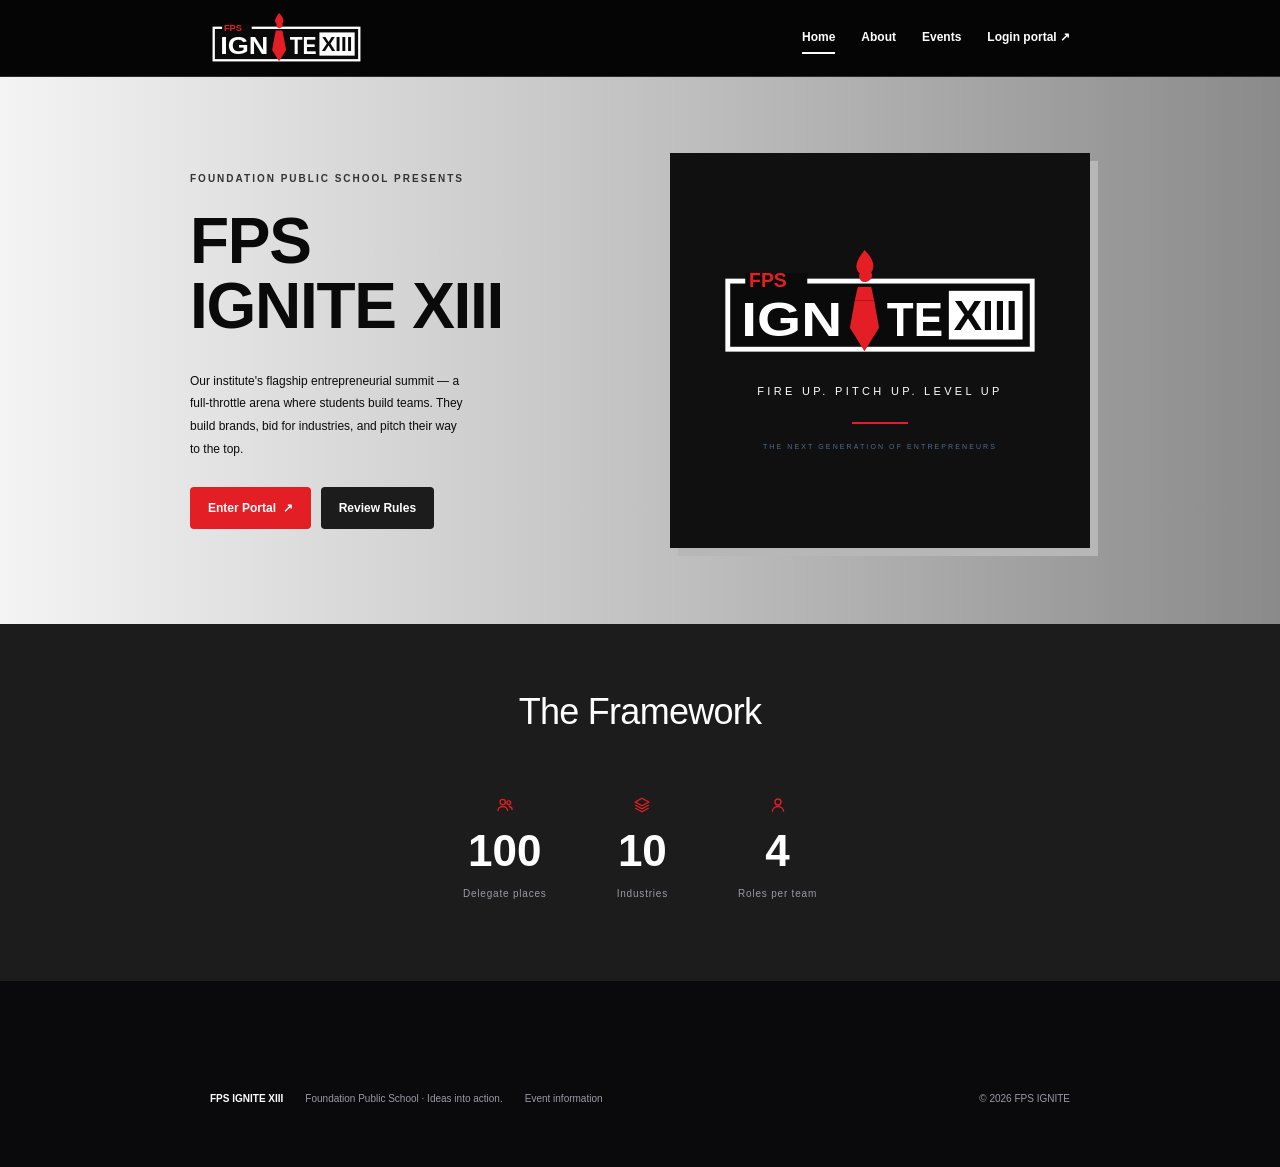
<file: ignite-site1/index.html>
<!doctype html>
<html lang="en">
<head>
<meta charset="utf-8">
<meta name="viewport" content="width=device-width,initial-scale=1">
<title>FPS IGNITE XIII</title>
<link rel="icon" href="logo.svg">
<link rel="stylesheet" href="style.css">
</head>
<body data-page="home">
<div id="app-header"></div>
<main>
  <section class="hero">
    <div class="container">
      <div>
        <div class="eyebrow">Foundation Public School presents</div>
        <h1>FPS<br>IGNITE XIII</h1>
        <p>Our institute's flagship entrepreneurial summit &mdash; a full-throttle arena where students build teams. They build brands, bid for industries, and pitch their way to the top.</p>
        <div class="btns">
          <a class="btn" href="login.html">Enter Portal &nbsp;&#8599;</a>
          <a class="btn dark" href="about.html#rules">Review Rules</a>
        </div>
      </div>
      <div class="poster">
        <img src="logo.svg" alt="FPS IGNITE XIII">
        <div class="tag">FIRE UP. PITCH UP. LEVEL UP</div>
        <div class="bar"></div>
        <div class="sub">The next generation of entrepreneurs</div>
      </div>
    </div>
  </section>
  <section class="framework">
    <h2>The Framework</h2>
    <div class="stats">
      <div class="stat">
        <svg viewBox="0 0 24 24"><circle cx="9" cy="8" r="3.5"/><path d="M2.5 20c0-3.6 2.9-6 6.5-6s6.5 2.4 6.5 6"/><circle cx="17" cy="9" r="2.5"/><path d="M17 14c2.8 0 4.5 1.9 4.5 4.5"/></svg>
        <div class="n">100</div><div class="t">Delegate places</div>
      </div>
      <div class="stat">
        <svg viewBox="0 0 24 24"><path d="M12 3l9 5-9 5-9-5 9-5z"/><path d="M3 12l9 5 9-5"/><path d="M3 16l9 5 9-5"/></svg>
        <div class="n">10</div><div class="t">Industries</div>
      </div>
      <div class="stat">
        <svg viewBox="0 0 24 24"><circle cx="12" cy="8" r="4"/><path d="M4.5 21c0-4.4 3.4-7 7.5-7s7.5 2.6 7.5 7"/></svg>
        <div class="n">4</div><div class="t">Roles per team</div>
      </div>
    </div>
  </section>
</main>
<div id="app-footer"></div>
<script src="app.js"></script>
</body>
</html>
</file>
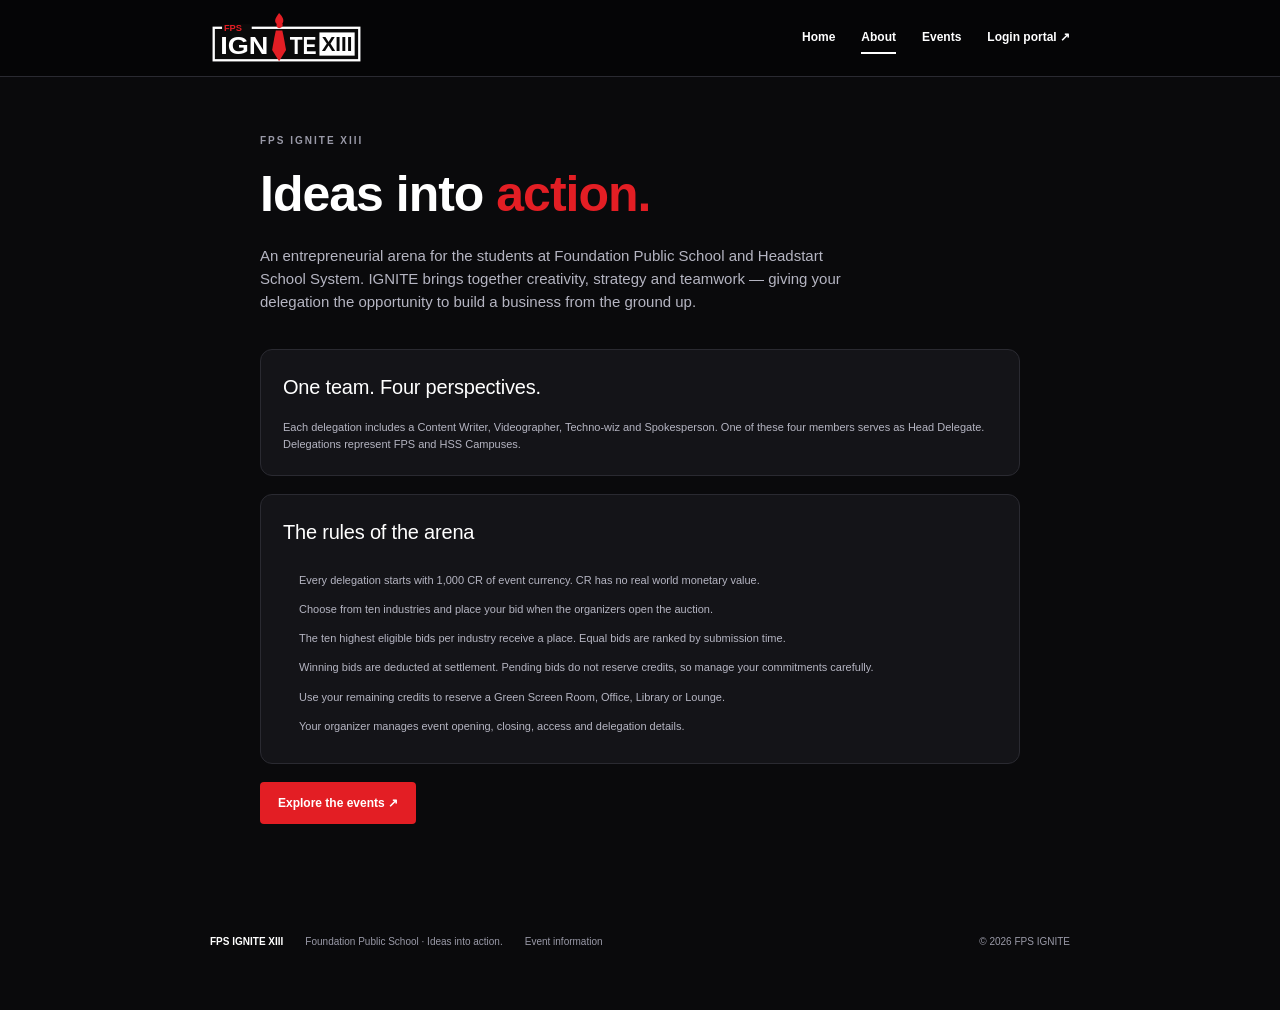
<file: ignite-site1/about.html>
<!doctype html>
<html lang="en">
<head>
<meta charset="utf-8">
<meta name="viewport" content="width=device-width,initial-scale=1">
<title>About | FPS IGNITE XIII</title>
<link rel="icon" href="logo.svg">
<link rel="stylesheet" href="style.css">
</head>
<body data-page="about">
<div id="app-header"></div>
<main>
  <div class="narrow" style="padding-top:56px">
    <div class="eyebrow">FPS IGNITE XIII</div>
    <h1 class="title">Ideas into <span class="red">action.</span></h1>
    <p class="lead" style="margin-bottom:36px">An entrepreneurial arena for the students at Foundation Public School and Headstart School System. IGNITE brings together creativity, strategy and teamwork &mdash; giving your delegation the opportunity to build a business from the ground up.</p>

    <div class="card">
      <h2 style="margin-bottom:16px">One team. Four perspectives.</h2>
      <p style="font-size:11px;color:#b5b5c2">Each delegation includes a Content Writer, Videographer, Techno-wiz and Spokesperson. One of these four members serves as Head Delegate. Delegations represent FPS and HSS Campuses.</p>
    </div>

    <div class="card" id="rules">
      <h2>The rules of the arena</h2>
      <ul class="rules">
        <li>Every delegation starts with 1,000 CR of event currency. CR has no real world monetary value.</li>
        <li>Choose from ten industries and place your bid when the organizers open the auction.</li>
        <li>The ten highest eligible bids per industry receive a place. Equal bids are ranked by submission time.</li>
        <li>Winning bids are deducted at settlement. Pending bids do not reserve credits, so manage your commitments carefully.</li>
        <li>Use your remaining credits to reserve a Green Screen Room, Office, Library or Lounge.</li>
        <li>Your organizer manages event opening, closing, access and delegation details.</li>
      </ul>
    </div>
    <a class="btn" href="events.html">Explore the events &#8599;</a>
  </div>
</main>
<div id="app-footer"></div>
<script src="app.js"></script>
</body>
</html>
</file>
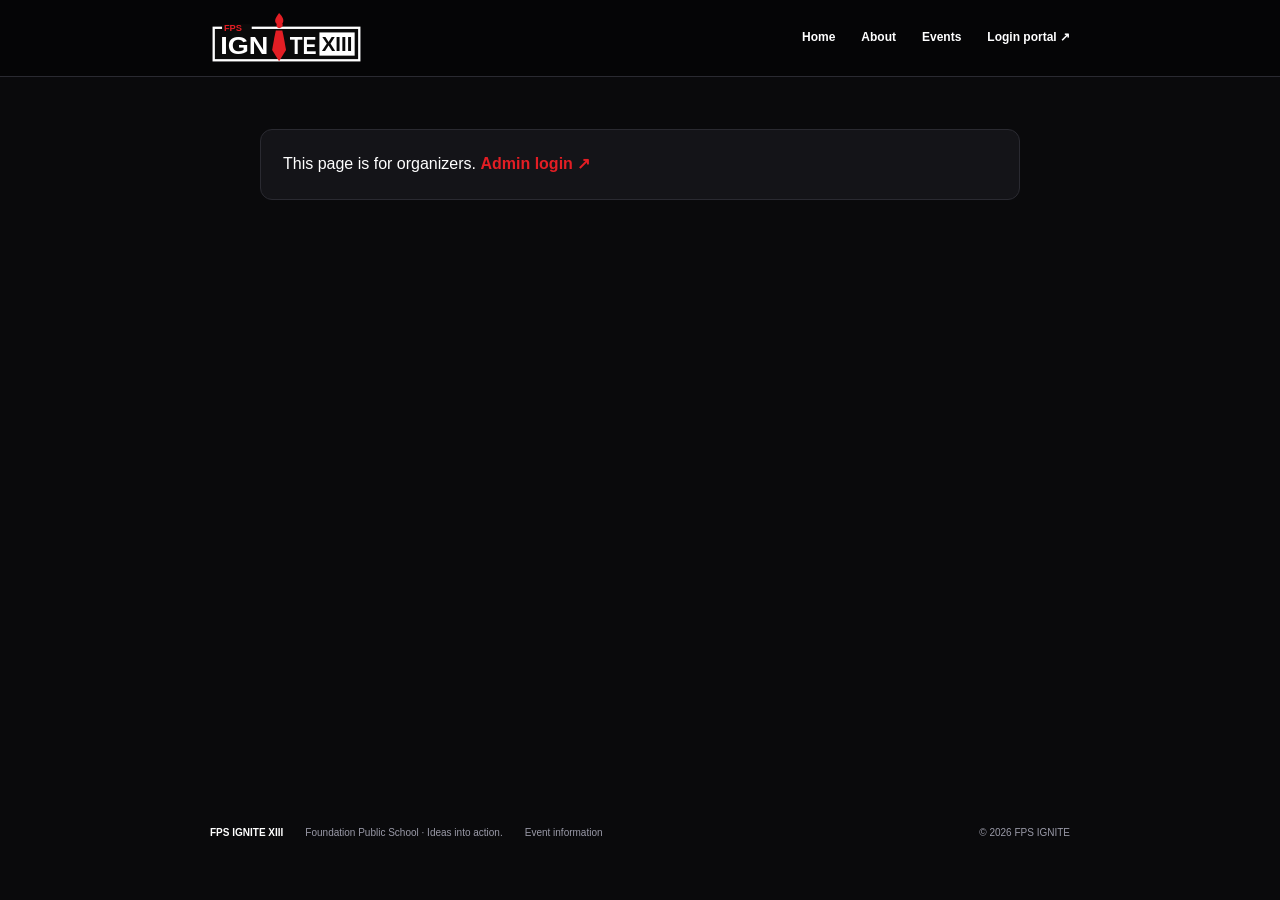
<file: ignite-site1/admin.html>
<!doctype html>
<html lang="en">
<head>
<meta charset="utf-8">
<meta name="viewport" content="width=device-width,initial-scale=1">
<title>Admin | FPS IGNITE XIII</title>
<link rel="icon" href="logo.svg">
<link rel="stylesheet" href="style.css">
</head>
<body data-page="admin">
<div id="app-header"></div>
<main><div class="narrow" style="padding-top:52px" id="content"></div></main>
<div id="app-footer"></div>
<script src="app.js"></script>
</body>
</html>
</file>
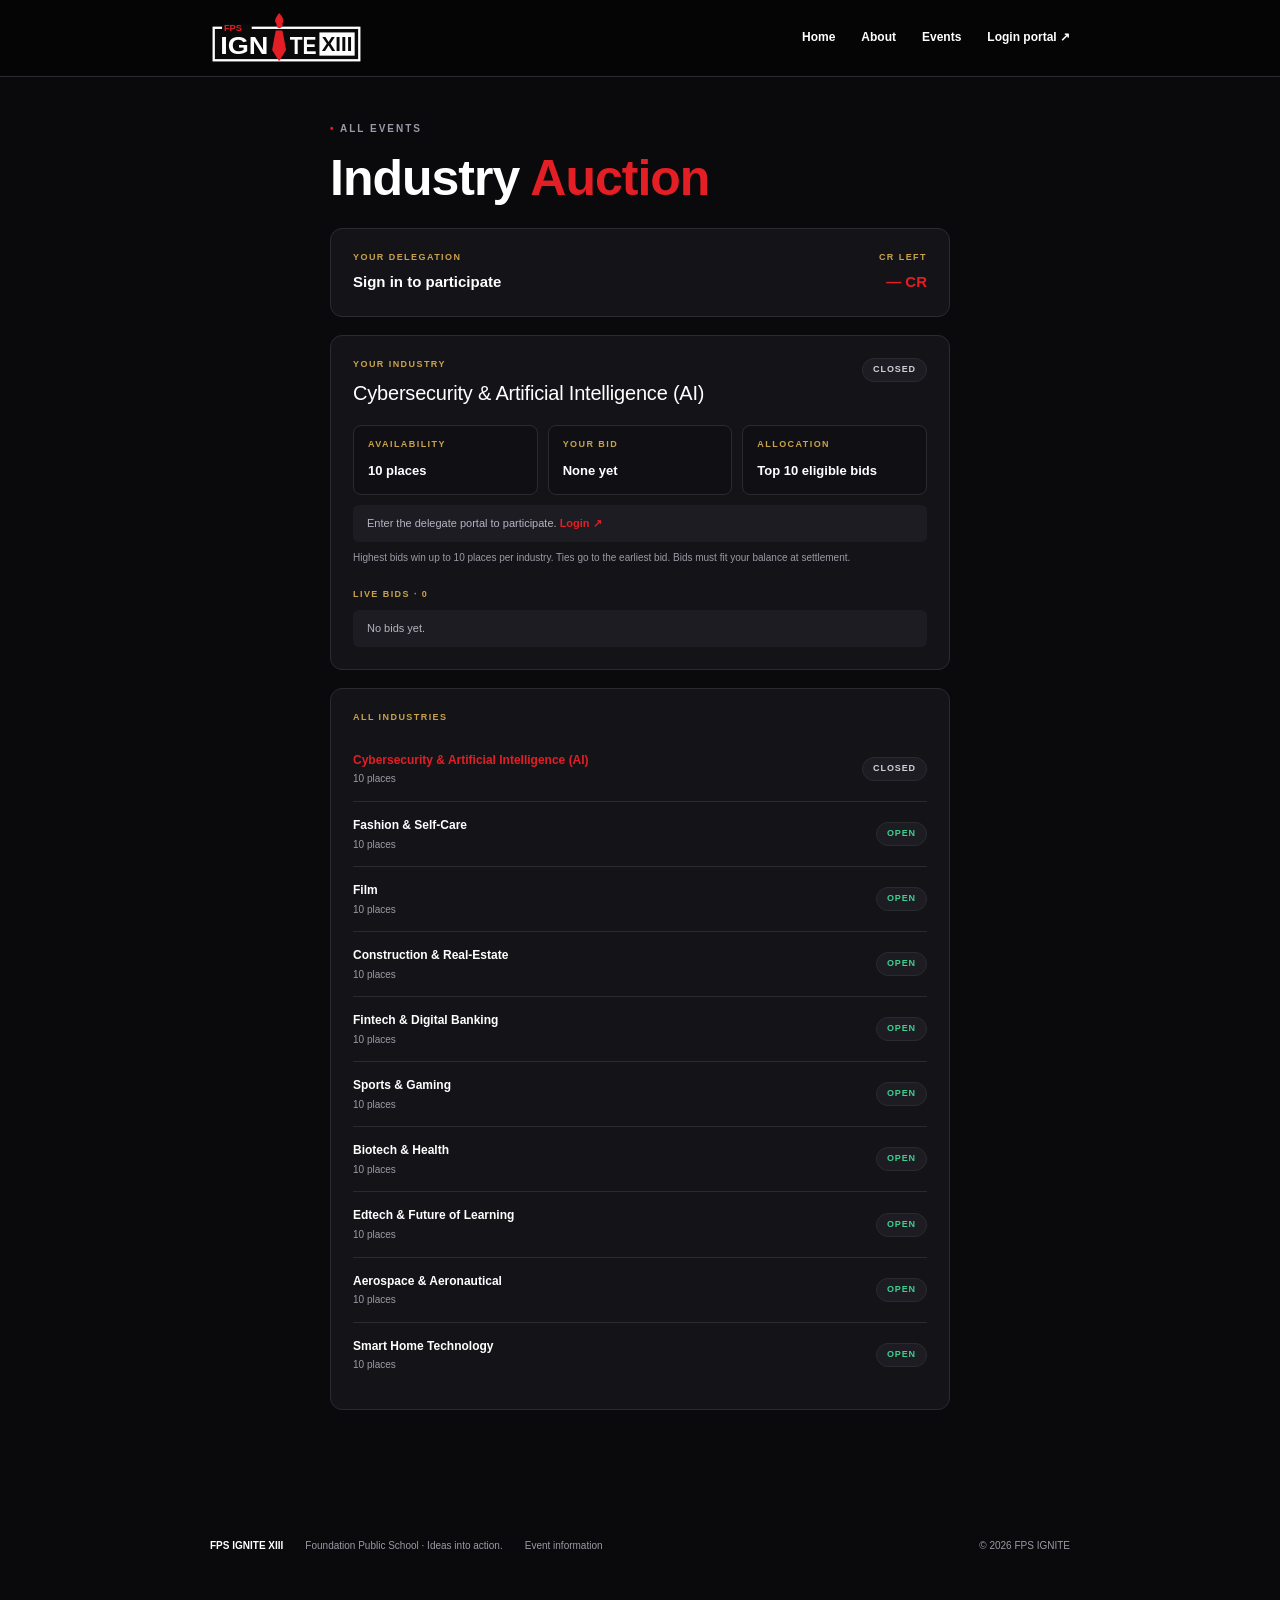
<file: ignite-site1/auction.html>
<!doctype html>
<html lang="en">
<head>
<meta charset="utf-8">
<meta name="viewport" content="width=device-width,initial-scale=1">
<title>Industry Auction | FPS IGNITE XIII</title>
<link rel="icon" href="logo.svg">
<link rel="stylesheet" href="style.css">
</head>
<body data-page="auction">
<div id="app-header"></div>
<main><div class="narrow" style="padding-top:44px;max-width:620px" id="content"></div></main>
<div id="app-footer"></div>
<script src="app.js"></script>
</body>
</html>
</file>
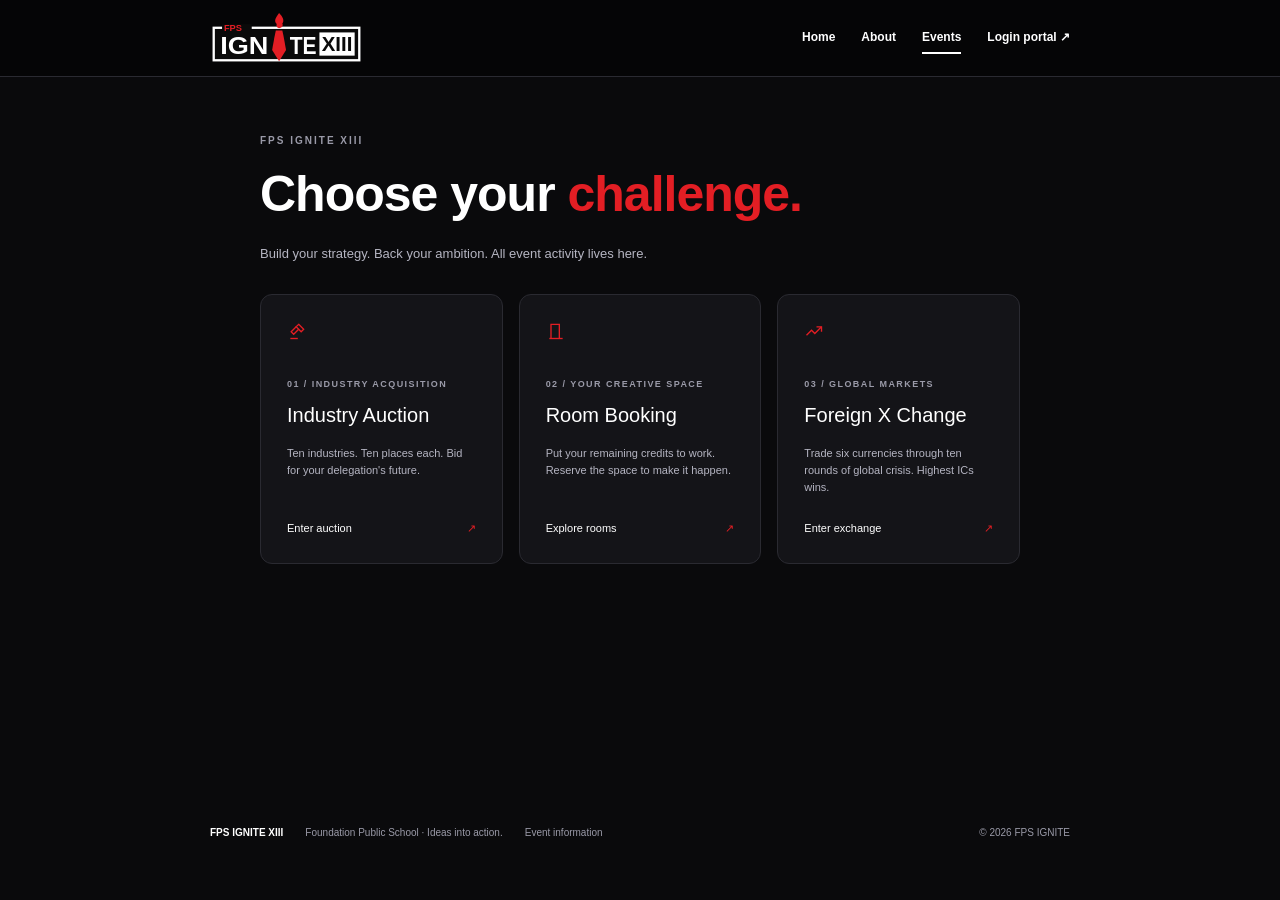
<file: ignite-site1/events.html>
<!doctype html>
<html lang="en">
<head>
<meta charset="utf-8">
<meta name="viewport" content="width=device-width,initial-scale=1">
<title>Events | FPS IGNITE XIII</title>
<link rel="icon" href="logo.svg">
<link rel="stylesheet" href="style.css">
</head>
<body data-page="events">
<div id="app-header"></div>
<main>
  <div class="narrow" style="padding-top:56px">
    <div class="eyebrow">FPS IGNITE XIII</div>
    <h1 class="title">Choose your <span class="red">challenge.</span></h1>
    <p class="lead" style="font-size:13px">Build your strategy. Back your ambition. All event activity lives here.</p>
    <div class="cards2">
      <a class="ecard" href="auction.html">
        <svg viewBox="0 0 24 24"><path d="M14 4l6 6-3 3-6-6 3-3z"/><path d="M11 7l-6 6 3 3 6-6"/><path d="M4 21h9"/></svg>
        <div class="label">01 / Industry acquisition</div>
        <h3>Industry Auction</h3>
        <p>Ten industries. Ten places each. Bid for your delegation's future.</p>
        <div class="go">Enter auction <span>&#8599;</span></div>
      </a>
      <a class="ecard" href="rooms.html">
        <svg viewBox="0 0 24 24"><path d="M6 21V4h10v17"/><path d="M4 21h16"/><path d="M13 12v.01"/></svg>
        <div class="label">02 / Your creative space</div>
        <h3>Room Booking</h3>
        <p>Put your remaining credits to work. Reserve the space to make it happen.</p>
        <div class="go">Explore rooms <span>&#8599;</span></div>
      </a>
      <a class="ecard" href="forex.html">
        <svg viewBox="0 0 24 24"><path d="M3 17l6-6 4 4 8-8"/><path d="M15 7h6v6"/></svg>
        <div class="label">03 / Global markets</div>
        <h3>Foreign X Change</h3>
        <p>Trade six currencies through ten rounds of global crisis. Highest ICs wins.</p>
        <div class="go">Enter exchange <span>&#8599;</span></div>
      </a>
    </div>
  </div>
</main>
<div id="app-footer"></div>
<script src="app.js"></script>
</body>
</html>
</file>
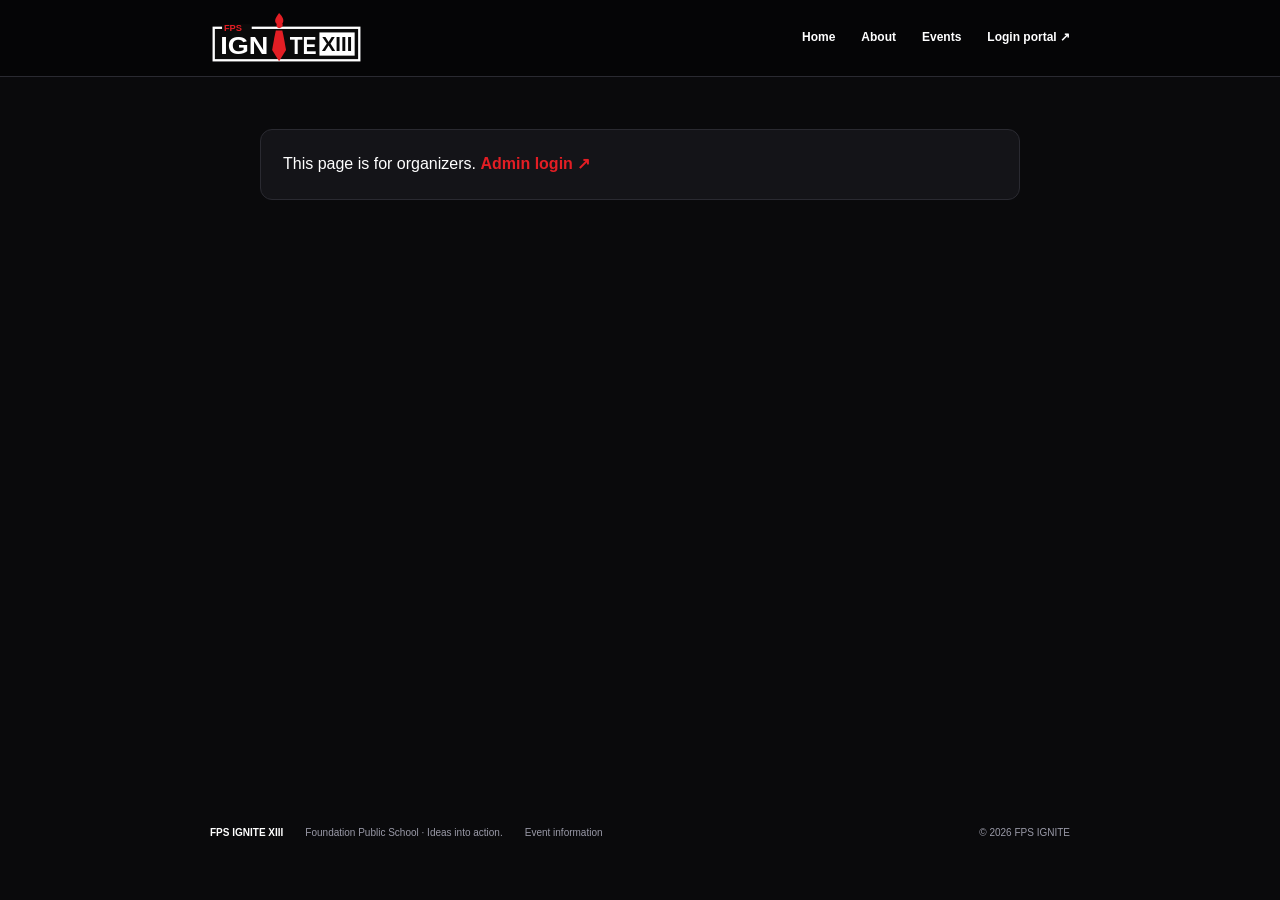
<file: ignite-site1/forex-admin.html>
<!doctype html>
<html lang="en">
<head>
<meta charset="utf-8">
<meta name="viewport" content="width=device-width,initial-scale=1">
<title>Forex Controls | FPS IGNITE XIII</title>
<link rel="icon" href="logo.svg">
<link rel="stylesheet" href="style.css">
</head>
<body data-page="forex-admin">
<div id="app-header"></div>
<main><div class="narrow" style="padding-top:52px" id="content"></div></main>
<div id="app-footer"></div>
<script src="app.js"></script>
<script src="forex.js"></script>
</body>
</html>
</file>
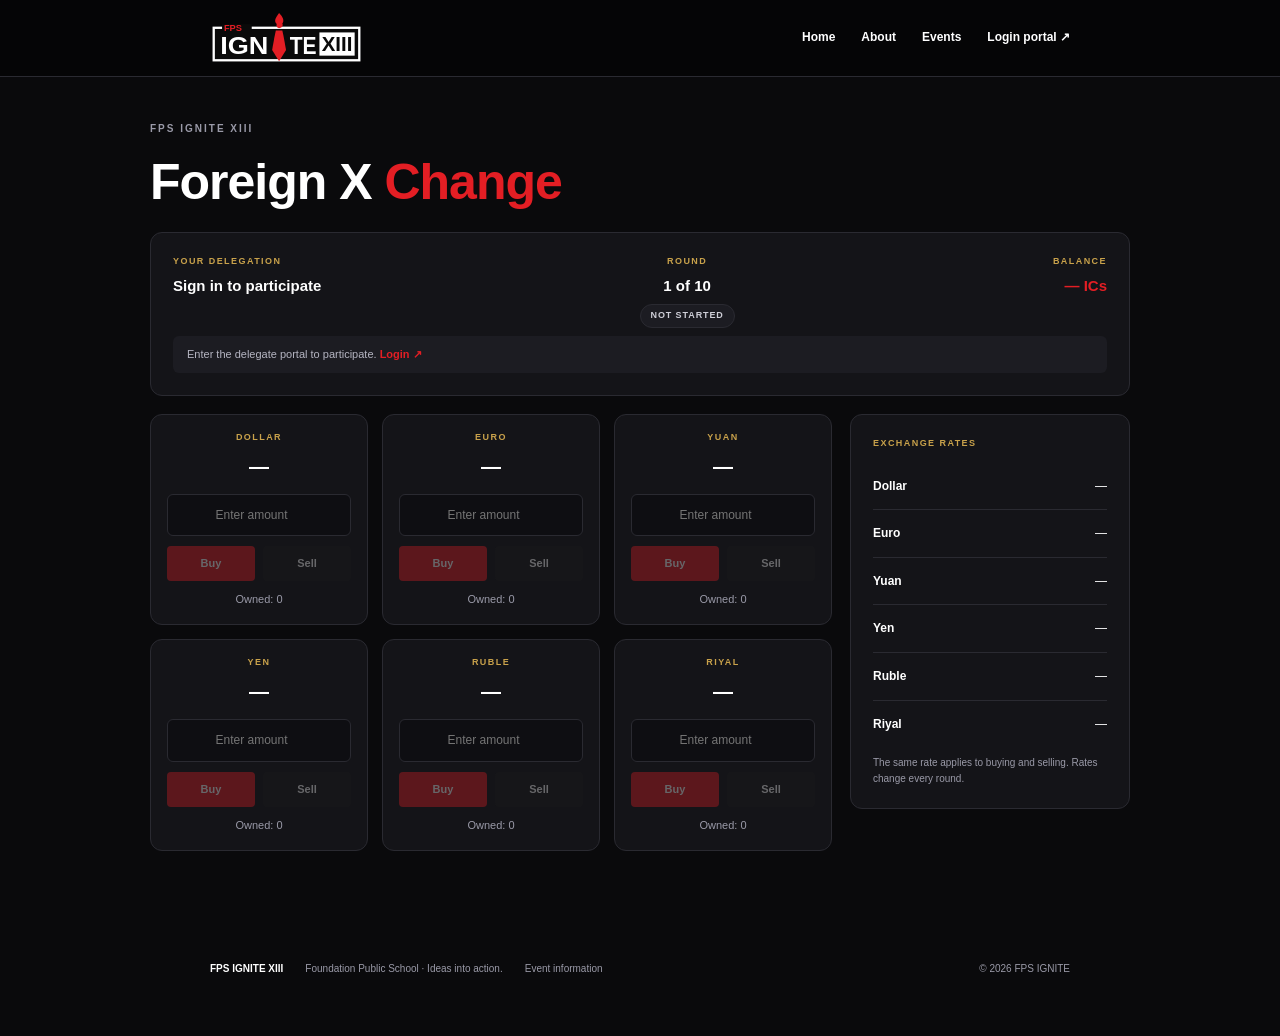
<file: ignite-site1/forex.html>
<!doctype html>
<html lang="en">
<head>
<meta charset="utf-8">
<meta name="viewport" content="width=device-width,initial-scale=1">
<title>Foreign X Change | FPS IGNITE XIII</title>
<link rel="icon" href="logo.svg">
<link rel="stylesheet" href="style.css">
</head>
<body data-page="forex">
<div id="app-header"></div>
<main><div class="narrow" style="padding-top:44px;width:min(980px,92%)" id="content"></div></main>
<div id="app-footer"></div>
<script src="app.js"></script>
<script src="forex.js"></script>
</body>
</html>
</file>
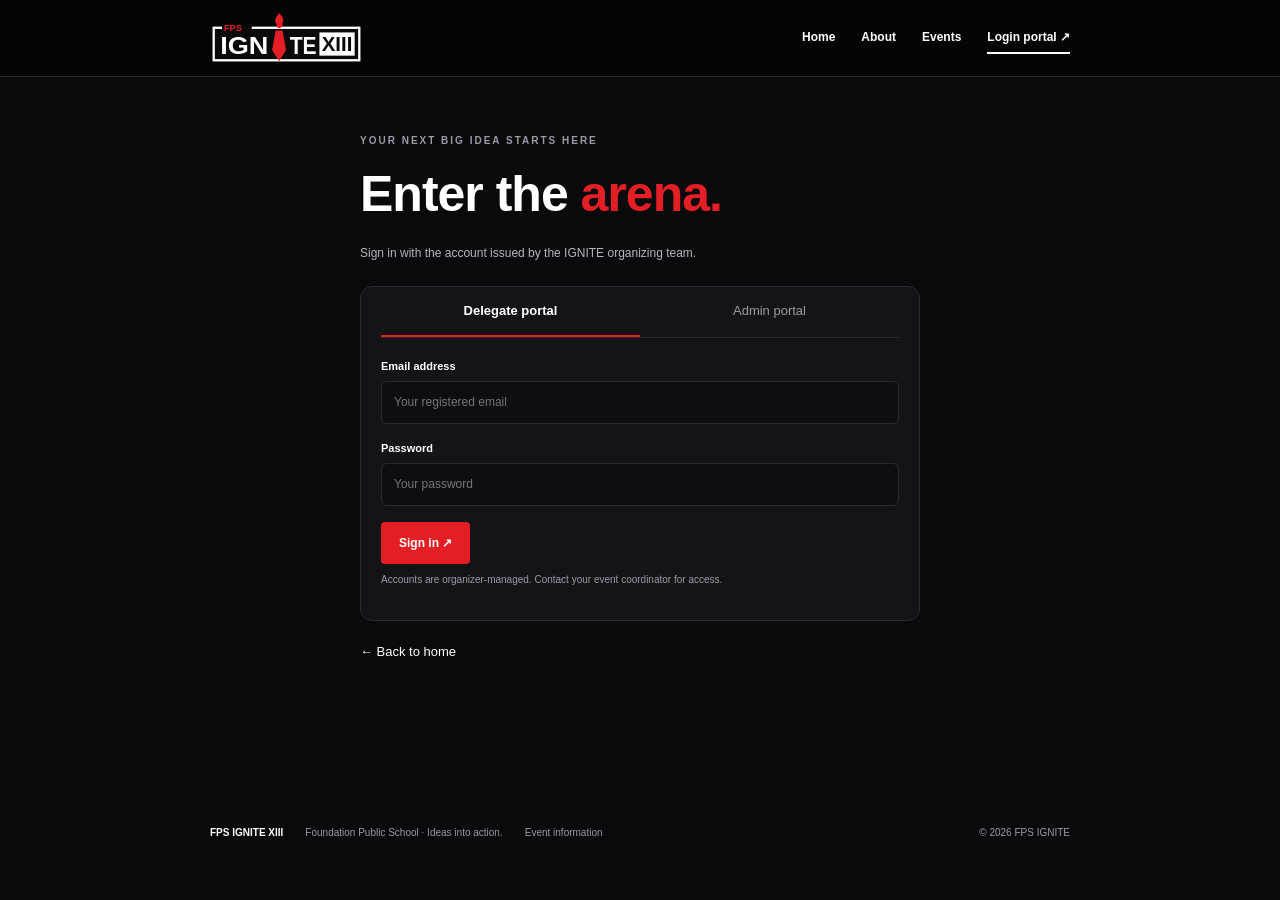
<file: ignite-site1/login.html>
<!doctype html>
<html lang="en">
<head>
<meta charset="utf-8">
<meta name="viewport" content="width=device-width,initial-scale=1">
<title>Login | FPS IGNITE XIII</title>
<link rel="icon" href="logo.svg">
<link rel="stylesheet" href="style.css">
</head>
<body data-page="login">
<div id="app-header"></div>
<main>
  <div class="narrow" style="padding-top:56px;max-width:560px">
    <div class="eyebrow">Your next big idea starts here</div>
    <h1 class="title">Enter the <span class="red">arena.</span></h1>
    <p class="lead" style="font-size:12px;margin-bottom:24px">Sign in with the account issued by the IGNITE organizing team.</p>
    <div class="card" style="padding:0 20px 22px">
      <div class="tabs">
        <button type="button" class="on" data-role="delegate">Delegate portal</button>
        <button type="button" data-role="admin">Admin portal</button>
      </div>
      <form id="loginform">
        <div class="field"><label for="email">Email address</label><input id="email" type="email" placeholder="Your registered email" required autocomplete="username"></div>
        <div class="field"><label for="password">Password</label><input id="password" type="password" placeholder="Your password" required autocomplete="current-password"></div>
        <button class="btn" type="submit">Sign in &#8599;</button>
        <div class="help">Accounts are organizer-managed. Contact your event coordinator for access.</div>
        <div class="msg" id="err"></div>
      </form>
    </div>
    <a href="index.html" style="font-size:13px">&larr; Back to home</a>
  </div>
</main>
<div id="app-footer"></div>
<script src="app.js"></script>
</body>
</html>
</file>
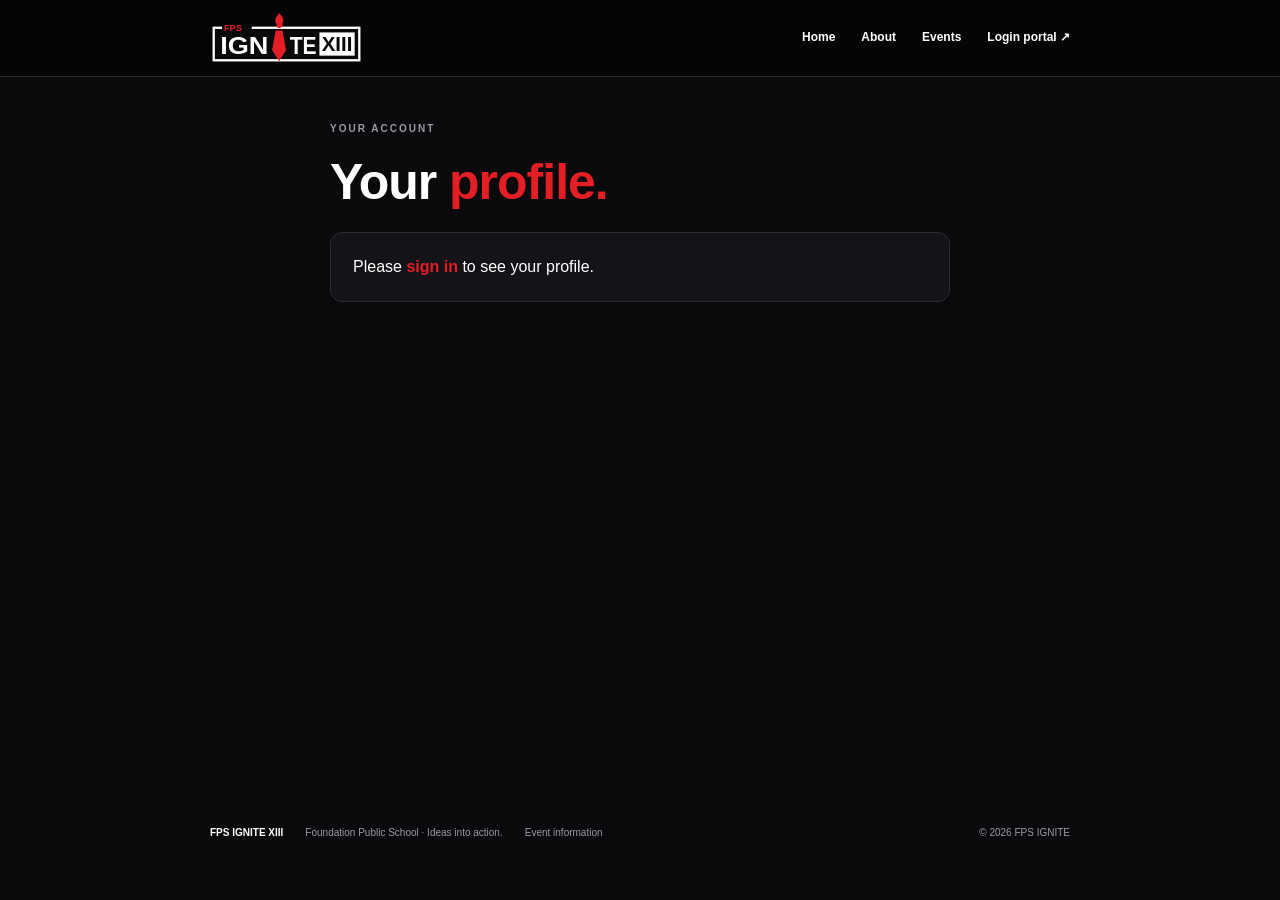
<file: ignite-site1/profile.html>
<!doctype html>
<html lang="en">
<head>
<meta charset="utf-8">
<meta name="viewport" content="width=device-width,initial-scale=1">
<title>Profile | FPS IGNITE XIII</title>
<link rel="icon" href="logo.svg">
<link rel="stylesheet" href="style.css">
</head>
<body data-page="profile">
<div id="app-header"></div>
<main><div class="narrow" style="padding-top:44px;max-width:620px"><div class="eyebrow">Your account</div><h1 class="title">Your <span class="red">profile.</span></h1><div id="content"></div></div></main>
<div id="app-footer"></div>
<script src="app.js"></script>
</body>
</html>
</file>
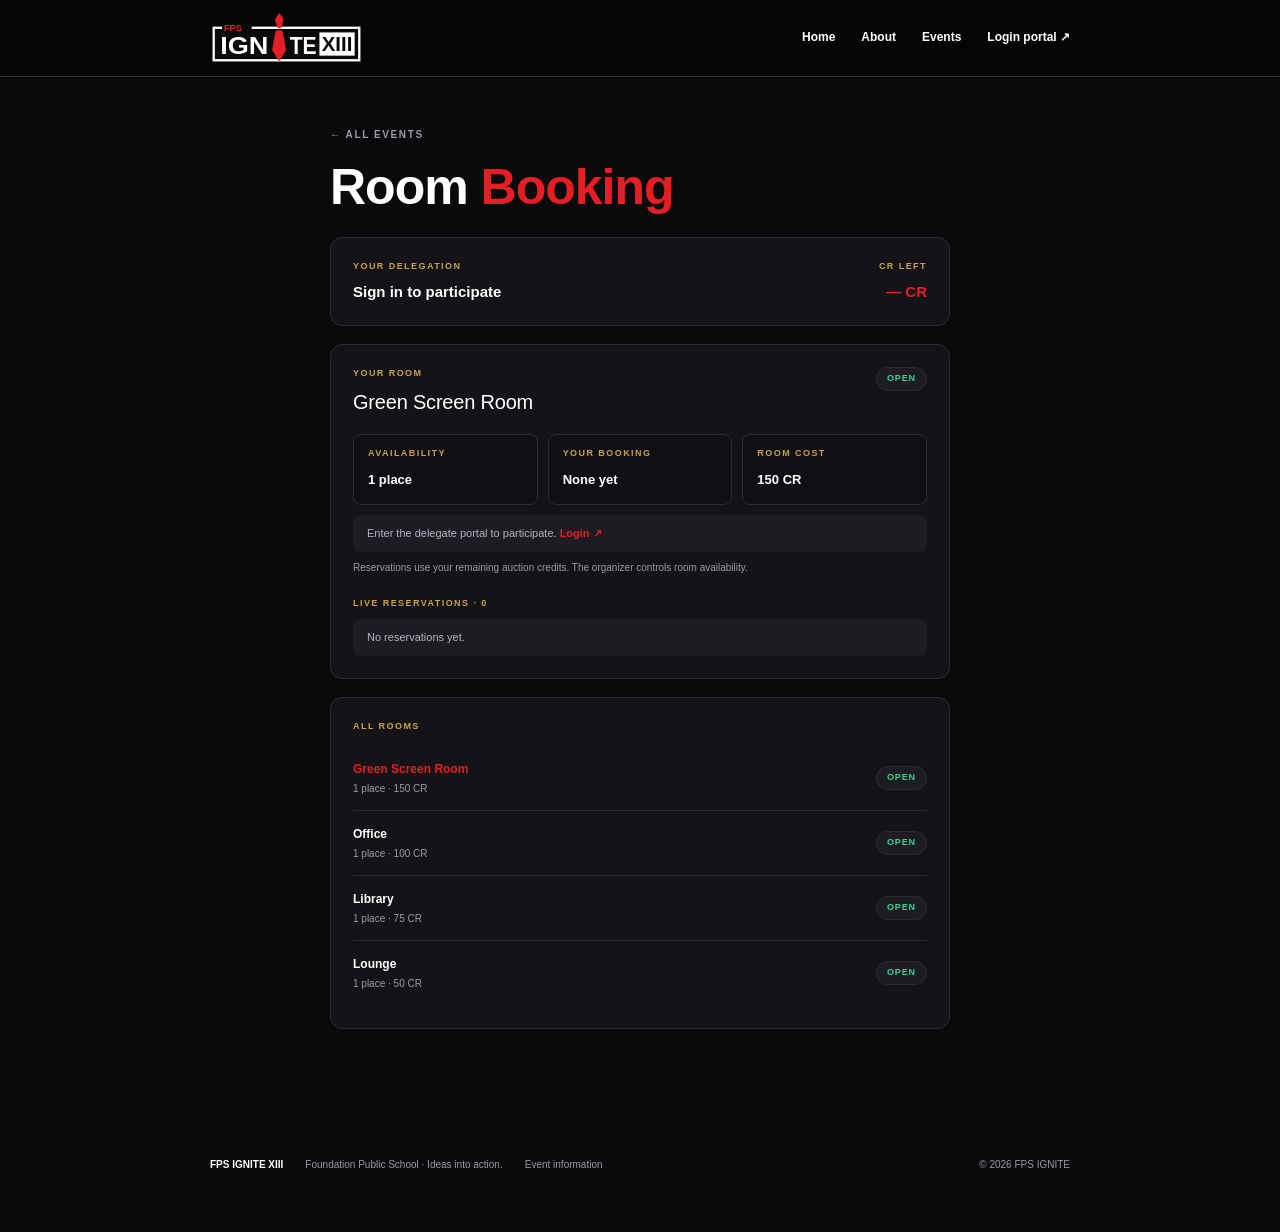
<file: ignite-site1/rooms.html>
<!doctype html>
<html lang="en">
<head>
<meta charset="utf-8">
<meta name="viewport" content="width=device-width,initial-scale=1">
<title>Room Booking | FPS IGNITE XIII</title>
<link rel="icon" href="logo.svg">
<link rel="stylesheet" href="style.css">
</head>
<body data-page="rooms">
<div id="app-header"></div>
<main><div class="narrow" style="padding-top:44px;max-width:620px" id="content"></div></main>
<div id="app-footer"></div>
<script src="app.js"></script>
</body>
</html>
</file>
<file: ignite-site1/style.css>
:root{--bg:#0a0a0c;--card:#141418;--card2:#1c1c22;--line:#2a2a31;--red:#e31e24;--text:#fff;--muted:#9a9aa8;--ok:#3ecf8e}
*{box-sizing:border-box;margin:0;padding:0}
html{scroll-behavior:smooth}
body{background:var(--bg);color:var(--text);font-family:Inter,"Helvetica Neue",Arial,sans-serif;line-height:1.55;min-height:100vh;display:flex;flex-direction:column}
main{flex:1}
a{color:inherit;text-decoration:none}
img{max-width:100%;display:block}
.container{width:min(860px,92%);margin:0 auto}
.narrow{width:min(760px,92%);margin:0 auto}

/* header */
header.site{background:#050506;border-bottom:1px solid var(--line)}
header.site .container{display:flex;align-items:center;justify-content:space-between;height:76px;gap:16px}
.logo img{height:52px;width:auto}
nav.main{display:flex;gap:26px;font-size:12px;font-weight:700;flex-wrap:wrap;justify-content:flex-end}
nav.main a{padding:6px 0;border-bottom:2px solid transparent}
nav.main a.active{border-color:#fff}
nav.main a:hover{color:#ddd}

/* type */
.eyebrow{font-size:10px;font-weight:700;letter-spacing:.2em;text-transform:uppercase;color:var(--muted)}
h1.title{font-size:clamp(34px,6vw,50px);font-weight:900;letter-spacing:-.02em;line-height:1.1;margin:18px 0 22px}
h1.title .red,.red{color:var(--red)}
.lead{color:#b5b5c2;font-size:15px;max-width:600px}
h2{font-weight:500;font-size:20px;letter-spacing:-.01em}

/* buttons */
.btn{display:inline-block;border:0;cursor:pointer;font:inherit;font-size:12px;font-weight:700;padding:12px 18px;border-radius:4px;background:var(--red);color:#fff}
.btn:hover{background:#c8161c}
.btn.dark{background:#1c1c1c;color:#fff}
.btn.dark:hover{background:#000}
.btn.ghost{background:var(--card2);border:1px solid var(--line)}
.btn.small{padding:7px 12px;font-size:11px}
.btn[disabled]{opacity:.35;cursor:not-allowed}

/* cards */
.card{background:var(--card);border:1px solid var(--line);border-radius:12px;padding:22px;margin-bottom:18px}
.label{font-size:9px;font-weight:700;letter-spacing:.16em;text-transform:uppercase;color:var(--muted);margin-bottom:6px}
.label.gold{color:#c9a24b}
.row-between{display:flex;justify-content:space-between;align-items:flex-start;gap:12px}
.big{font-size:15px;font-weight:700}
.pill{display:inline-block;font-size:9px;font-weight:700;letter-spacing:.1em;text-transform:uppercase;border:1px solid var(--line);background:var(--card2);color:#cfcfd8;border-radius:999px;padding:4px 10px}
.pill.open{color:var(--ok)}
.pill.paused{color:#e8b64a}
.pill.won{color:var(--ok)}
.pill.lost{color:#e06a6a}
.boxes{display:grid;grid-template-columns:repeat(3,1fr);gap:10px;margin:16px 0 10px}
.box{border:1px solid var(--line);border-radius:8px;padding:12px 14px;background:#101014}
.box b{font-size:13px}
.note{background:var(--card2);border-radius:6px;padding:10px 14px;font-size:11px;color:#b5b5c2;margin-top:8px}
.help{font-size:10px;color:var(--muted);margin-top:8px}
.list .item{display:flex;justify-content:space-between;align-items:center;gap:12px;padding:14px 0;border-bottom:1px solid var(--line);font-size:12px}
.list .item:last-child{border-bottom:0}
.list .item small{display:block;color:var(--muted);font-size:10px;margin-top:2px}
.list .item.click{cursor:pointer}
.list .item.click:hover b{color:var(--red)}
.list .item.selected b{color:var(--red)}
.msg{font-size:12px;margin-top:10px;color:#e8b64a}
.msg.ok{color:var(--ok)}

/* forms */
form .field{margin-bottom:16px}
form label{display:block;font-size:11px;font-weight:600;margin-bottom:6px}
input,select{width:100%;background:#0e0e12;border:1px solid var(--line);color:#fff;border-radius:6px;padding:11px 12px;font:inherit;font-size:12px}
input:focus,select:focus{outline:none;border-color:var(--red)}
.inline{display:flex;gap:10px;align-items:stretch}
.inline input{flex:1}
.two{display:grid;grid-template-columns:1fr 1fr;gap:16px}
.tabs{display:flex;border-bottom:1px solid var(--line);margin-bottom:20px}
.tabs button{flex:1;background:none;border:0;border-bottom:2px solid transparent;color:var(--muted);font:inherit;font-size:13px;padding:14px;cursor:pointer}
.tabs button.on{color:#fff;font-weight:700;border-color:var(--red)}

/* home */
.hero{background:linear-gradient(90deg,#f4f4f4 0%,#bdbdbd 55%,#8a8a8a 100%);color:#0a0a0a;padding:76px 0}
.hero .container{width:min(900px,92%);display:grid;grid-template-columns:1fr 1fr;gap:60px;align-items:center}
.hero .eyebrow{color:#333}
.hero h1{font-size:clamp(42px,7vw,64px);font-weight:900;line-height:1.02;letter-spacing:-.02em;margin:22px 0 30px}
.hero p{font-size:12px;max-width:280px;margin-bottom:26px;line-height:1.9}
.hero .btns{display:flex;gap:10px;flex-wrap:wrap}
.poster{background:#101010;box-shadow:8px 8px 0 #b7b7b7;aspect-ratio:1/.94;display:flex;flex-direction:column;align-items:center;justify-content:center;padding:28px;text-align:center}
.poster img{width:88%}
.poster .tag{margin-top:26px;font-size:11px;letter-spacing:.3em;color:#fff}
.poster .bar{width:56px;height:2px;background:var(--red);margin:22px 0 18px}
.poster .sub{font-size:7px;letter-spacing:.3em;color:#4f6d8f;text-transform:uppercase}
.framework{background:#1c1c1c;padding:60px 0 80px;text-align:center}
.framework h2{font-size:36px;font-weight:400;letter-spacing:-.02em;margin-bottom:56px}
.stats{display:flex;justify-content:center;gap:70px;flex-wrap:wrap}
.stat svg{width:18px;height:18px;stroke:var(--red);fill:none;stroke-width:1.8;margin-bottom:6px}
.stat .n{font-size:44px;font-weight:700;line-height:1.1}
.stat .t{font-size:10px;letter-spacing:.08em;color:#9a9aa8;margin-top:10px}

/* events */
.cards2{display:grid;grid-template-columns:1fr 1fr;gap:20px;margin-top:30px}
.ecard{display:block;background:var(--card);border:1px solid var(--line);border-radius:12px;padding:26px;min-height:270px;position:relative}
.ecard:hover{border-color:#44444c}
.ecard svg{width:20px;height:20px;stroke:var(--red);fill:none;stroke-width:1.6}
.ecard .label{margin-top:30px}
.ecard h3{font-weight:500;font-size:20px;margin:8px 0 14px}
.ecard p{font-size:11px;color:#b5b5c2;max-width:230px}
.ecard .go{position:absolute;left:26px;right:26px;bottom:26px;display:flex;justify-content:space-between;font-size:11px}
.ecard .go span{color:var(--red)}

.back{font-size:10px;font-weight:700;letter-spacing:.16em;text-transform:uppercase;color:var(--muted)}
.back:hover{color:#fff}
ul.rules{list-style:none;margin-top:18px;padding-left:16px}
ul.rules li{font-size:11px;color:#b5b5c2;padding:6px 0}

/* footer */
footer.site{border-top:0;padding:50px 0 60px;margin-top:60px;font-size:10px;color:var(--muted)}
footer.site .container{display:flex;justify-content:space-between;gap:18px;flex-wrap:wrap}
footer.site .l{display:flex;gap:22px;flex-wrap:wrap}
footer.site b{color:#fff}
footer.site a:hover{color:#fff}

@media(max-width:700px){
 .hero .container{grid-template-columns:1fr;gap:36px}
 .boxes{grid-template-columns:1fr}
 .cards2,.two{grid-template-columns:1fr}
 nav.main{gap:14px;font-size:11px}
 .logo img{height:40px}
 header.site .container{height:auto;padding:12px 0}
}

/* foreign x change */
textarea{width:100%;background:#0e0e12;border:1px solid var(--line);color:#fff;border-radius:6px;padding:11px 12px;font:inherit;font-size:12px;resize:vertical}
textarea:focus{outline:none;border-color:var(--red)}
.cards2{grid-template-columns:repeat(3,1fr);gap:16px}
.ecard p{max-width:200px}
.fxlayout{display:grid;grid-template-columns:1fr 280px;gap:18px;align-items:start}
.fxgrid{display:grid;grid-template-columns:repeat(3,1fr);gap:14px}
.fx{background:var(--card);border:1px solid var(--line);border-radius:12px;padding:16px;text-align:center}
.fx .px{font-size:20px;font-weight:900;margin:2px 0 12px}
.fx input{text-align:center;margin-bottom:10px}
.fxbtns{display:grid;grid-template-columns:1fr 1fr;gap:8px}
.fxbtns .btn{padding:9px 0}
.owned{font-size:11px;color:var(--muted);margin-top:10px}
.crisis{font-size:13px;color:#cfcfd8;white-space:pre-wrap}
.up{color:var(--ok);font-size:10px;font-weight:700}
.down{color:#e06a6a;font-size:10px;font-weight:700}
.btnrow{display:flex;gap:8px;flex-wrap:wrap;margin-top:16px}
@media(max-width:900px){.fxlayout{grid-template-columns:1fr}}
@media(max-width:700px){.cards2{grid-template-columns:1fr}.fxgrid{grid-template-columns:repeat(2,1fr)}}
</file>
